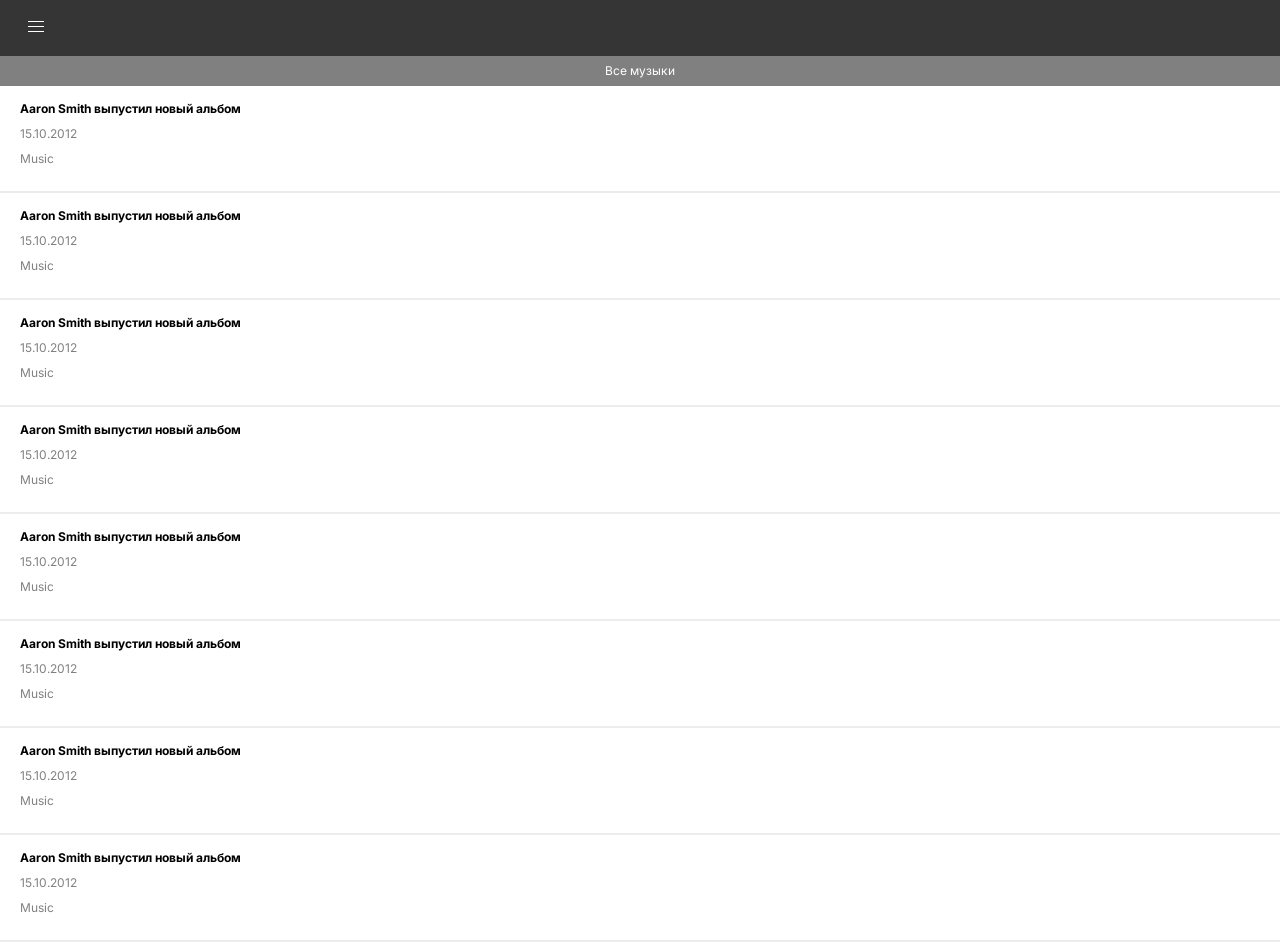
<file: SoundCloud/template/index.html>
<!DOCTYPE html>
<html lang="en">
<head>
    <meta charset="UTF-8">
    <meta name="viewport" content="width=device-width, initial-scale=1.0">
    <title>SoundCloud</title>
    <link rel="stylesheet" href="./css/style.css">
</head>
<body>
    <header class="header">
        <div class="container"> 
            <span class="btn-category"> 
               <img src="./images/menu-btn (1).svg" alt="Menu button" />
            </span>
        </div>
    </header>

    <main>
        <section class="mobile-block">
            <div class="mobile-block__header is-secondary">
                Все музыки
            </div>
            <div class="all-news-block">
                <div class="news-card">
                   <div class="container">
                    <h3 class="news-card__title">Aaron Smith выпустил новый альбом</h3>
                    <span class="news-card__date">15.10.2012</span>
                    <span class="news-card__category">Music</span>
                   </div> 
                </div>
                <div class="news-card">
                    <div class="container">
                     <h3 class="news-card__title">Aaron Smith выпустил новый альбом</h3>
                     <span class="news-card__date">15.10.2012</span>
                     <span class="news-card__category">Music</span>
                    </div> 
                 </div>
                 <div class="news-card">
                    <div class="container">
                     <h3 class="news-card__title">Aaron Smith выпустил новый альбом</h3>
                     <span class="news-card__date">15.10.2012</span>
                     <span class="news-card__category">Music</span>
                    </div> 
                 </div>
                 <div class="news-card">
                    <div class="container">
                     <h3 class="news-card__title">Aaron Smith выпустил новый альбом</h3>
                     <span class="news-card__date">15.10.2012</span>
                     <span class="news-card__category">Music</span>
                    </div> 
                 </div>
                 <div class="news-card">
                    <div class="container">
                     <h3 class="news-card__title">Aaron Smith выпустил новый альбом</h3>
                     <span class="news-card__date">15.10.2012</span>
                     <span class="news-card__category">Music</span>
                    </div> 
                 </div>
                 <div class="news-card">
                    <div class="container">
                     <h3 class="news-card__title">Aaron Smith выпустил новый альбом</h3>
                     <span class="news-card__date">15.10.2012</span>
                     <span class="news-card__category">Music</span>
                    </div> 
                 </div>
                 <div class="news-card">
                    <div class="container">
                     <h3 class="news-card__title">Aaron Smith выпустил новый альбом</h3>
                     <span class="news-card__date">15.10.2012</span>
                     <span class="news-card__category">Music</span>
                    </div> 
                 </div>
                 <div class="news-card">
                    <div class="container">
                     <h3 class="news-card__title">Aaron Smith выпустил новый альбом</h3>
                     <span class="news-card__date">15.10.2012</span>
                     <span class="news-card__category">Music</span>
                    </div> 
                 </div>
            </div>
        </section>
    </main>

</body>
</html>
</file>
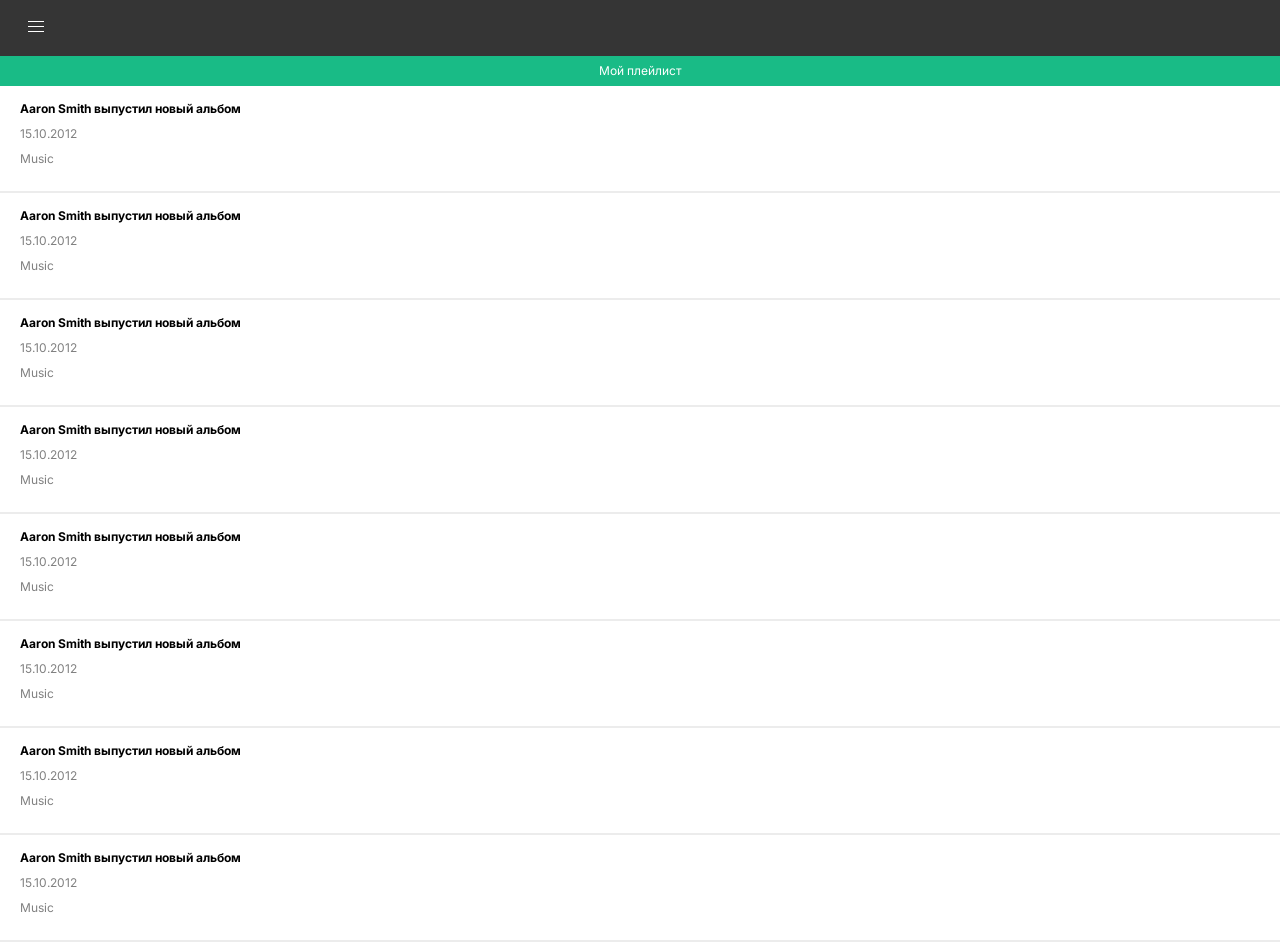
<file: SoundCloud/template/categories.html>
<!DOCTYPE html>
<html lang="en">
<head>
    <meta charset="UTF-8">
    <meta name="viewport" content="width=device-width, initial-scale=1.0">
    <title>SoundCloud</title>
    <link rel="stylesheet" href="./css/style.css">
</head>
<body>
    <header class="header">
        <div class="container"> 
            <span class="btn-category"> 
               <img src="./images/menu-btn (1).svg" alt="Menu button" />
            </span>
        </div>
    </header>

    <main>
        <section class="mobile-block">
            <div class="mobile-block__header is-zelenka">
                Мой плейлист
            </div>
            <div class="all-news-block">
                <div class="news-card">
                   <div class="container">
                    <h3 class="news-card__title">Aaron Smith выпустил новый альбом</h3>
                    <span class="news-card__date">15.10.2012</span>
                    <span class="news-card__category">Music</span>
                   </div> 
                </div>
                <div class="news-card">
                    <div class="container">
                     <h3 class="news-card__title">Aaron Smith выпустил новый альбом</h3>
                     <span class="news-card__date">15.10.2012</span>
                     <span class="news-card__category">Music</span>
                    </div> 
                 </div>
                 <div class="news-card">
                    <div class="container">
                     <h3 class="news-card__title">Aaron Smith выпустил новый альбом</h3>
                     <span class="news-card__date">15.10.2012</span>
                     <span class="news-card__category">Music</span>
                    </div> 
                 </div>
                 <div class="news-card">
                    <div class="container">
                     <h3 class="news-card__title">Aaron Smith выпустил новый альбом</h3>
                     <span class="news-card__date">15.10.2012</span>
                     <span class="news-card__category">Music</span>
                    </div> 
                 </div>
                 <div class="news-card">
                    <div class="container">
                     <h3 class="news-card__title">Aaron Smith выпустил новый альбом</h3>
                     <span class="news-card__date">15.10.2012</span>
                     <span class="news-card__category">Music</span>
                    </div> 
                 </div>
                 <div class="news-card">
                    <div class="container">
                     <h3 class="news-card__title">Aaron Smith выпустил новый альбом</h3>
                     <span class="news-card__date">15.10.2012</span>
                     <span class="news-card__category">Music</span>
                    </div> 
                 </div>
                 <div class="news-card">
                    <div class="container">
                     <h3 class="news-card__title">Aaron Smith выпустил новый альбом</h3>
                     <span class="news-card__date">15.10.2012</span>
                     <span class="news-card__category">Music</span>
                    </div> 
                 </div>
                 <div class="news-card">
                    <div class="container">
                     <h3 class="news-card__title">Aaron Smith выпустил новый альбом</h3>
                     <span class="news-card__date">15.10.2012</span>
                     <span class="news-card__category">Music</span>
                    </div> 
                 </div>
            </div>
        </section>
    </main>

</body>
</html>
</file>
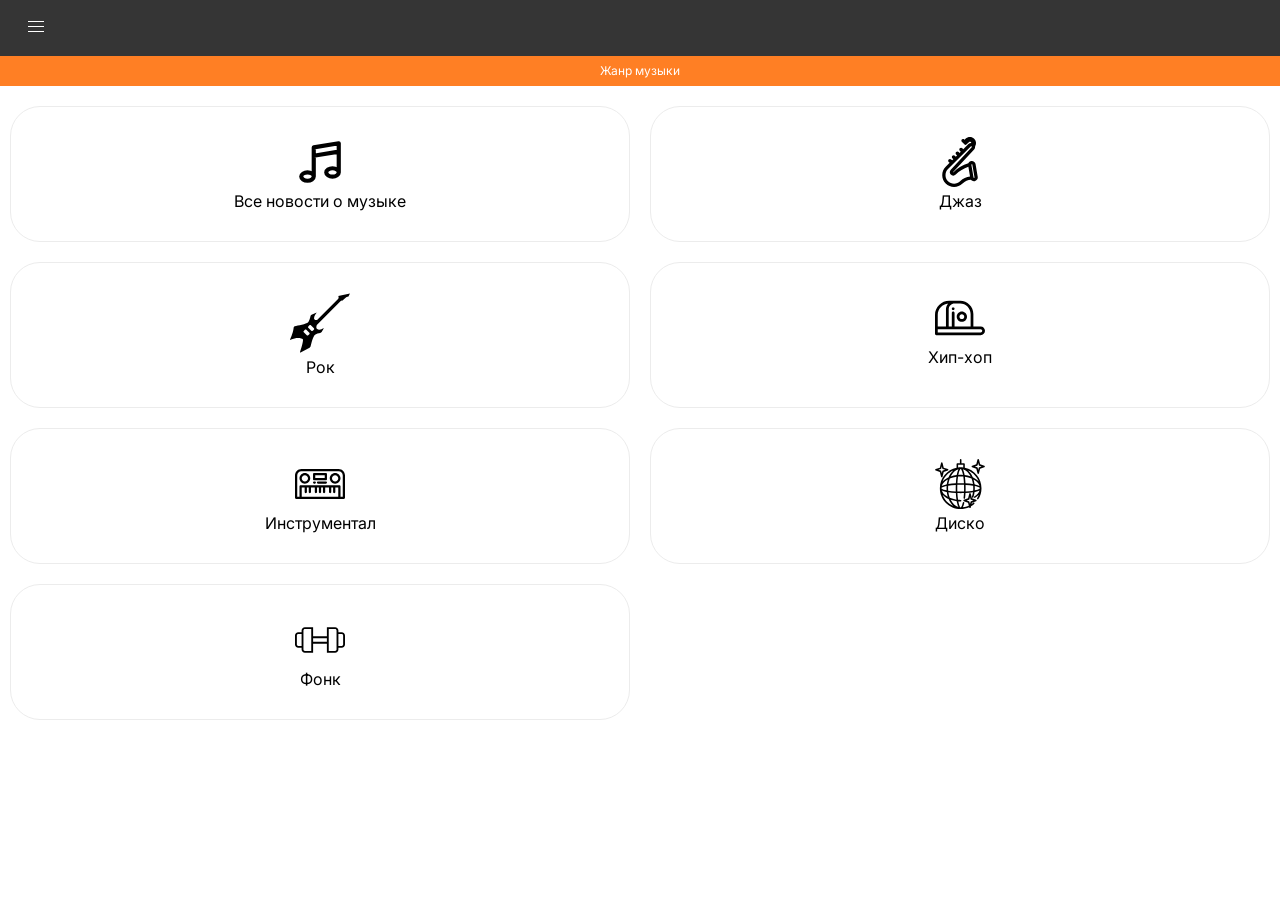
<file: SoundCloud/template/category.html>
<!DOCTYPE html>
<html lang="en">
<head>
    <meta charset="UTF-8">
    <meta name="viewport" content="width=device-width, initial-scale=1.0">
    <title>SoundCloud</title>
    <link rel="stylesheet" href="./css/style.css">
</head>
<body>
    <header class="header">
        <div class="container"> 
            <span class="btn-category"> 
               <img src="./images/menu-btn (1).svg" alt="Menu button" />
            </span>
        </div>
    </header>

    <main>
        <section class="mobile-block">
            <div class="mobile-block__header is-orange">
                Жанр музыки
            </div>
            <div class="container">
               <div class="category-row">
                  <div class="category-item">
                     <img src="./images/categories/music.svg" alt="Music" class=category-item__img" />
                     <span class="category-item__title">Все новости о музыке</span>
                  </div>
                  <div class="category-item">
                     <img src="./images/categories/jazz.svg" alt="Jazz" class=category-item__img" />
                     <span class="category-item__title">Джаз</span>
                  </div>
                  <div class="category-item">
                     <img src="./images/categories/rock.svg" alt="Rock" class=category-item__img" />
                     <span class="category-item__title">Рок</span>
                  </div>
                  <div class="category-item">
                     <img src="./images/categories/hip-hop.svg" alt="Hip-hop" class=category-item__img" />
                     <span class="category-item__title">Хип-хоп</span>
                  </div>
                  <div class="category-item">
                     <img src="./images/categories/electronic.svg" alt="Electronic" class=category-item__img" />
                     <span class="category-item__title">Инструментал</span>
                  </div>
                  <div class="category-item">
                     <img src="./images/categories/disco.svg" alt="Disco" class=category-item__img" />
                     <span class="category-item__title">Диско</span>
                  </div>
                  <div class="category-item">
                     <img src="./images/categories/phonk.svg" alt="Phonk" class=category-item__img" />
                     <span class="category-item__title">Фонк</span>
                  </div>
               </div>
            </div>
         </section>
    </main>

</body>
</html>
</file>
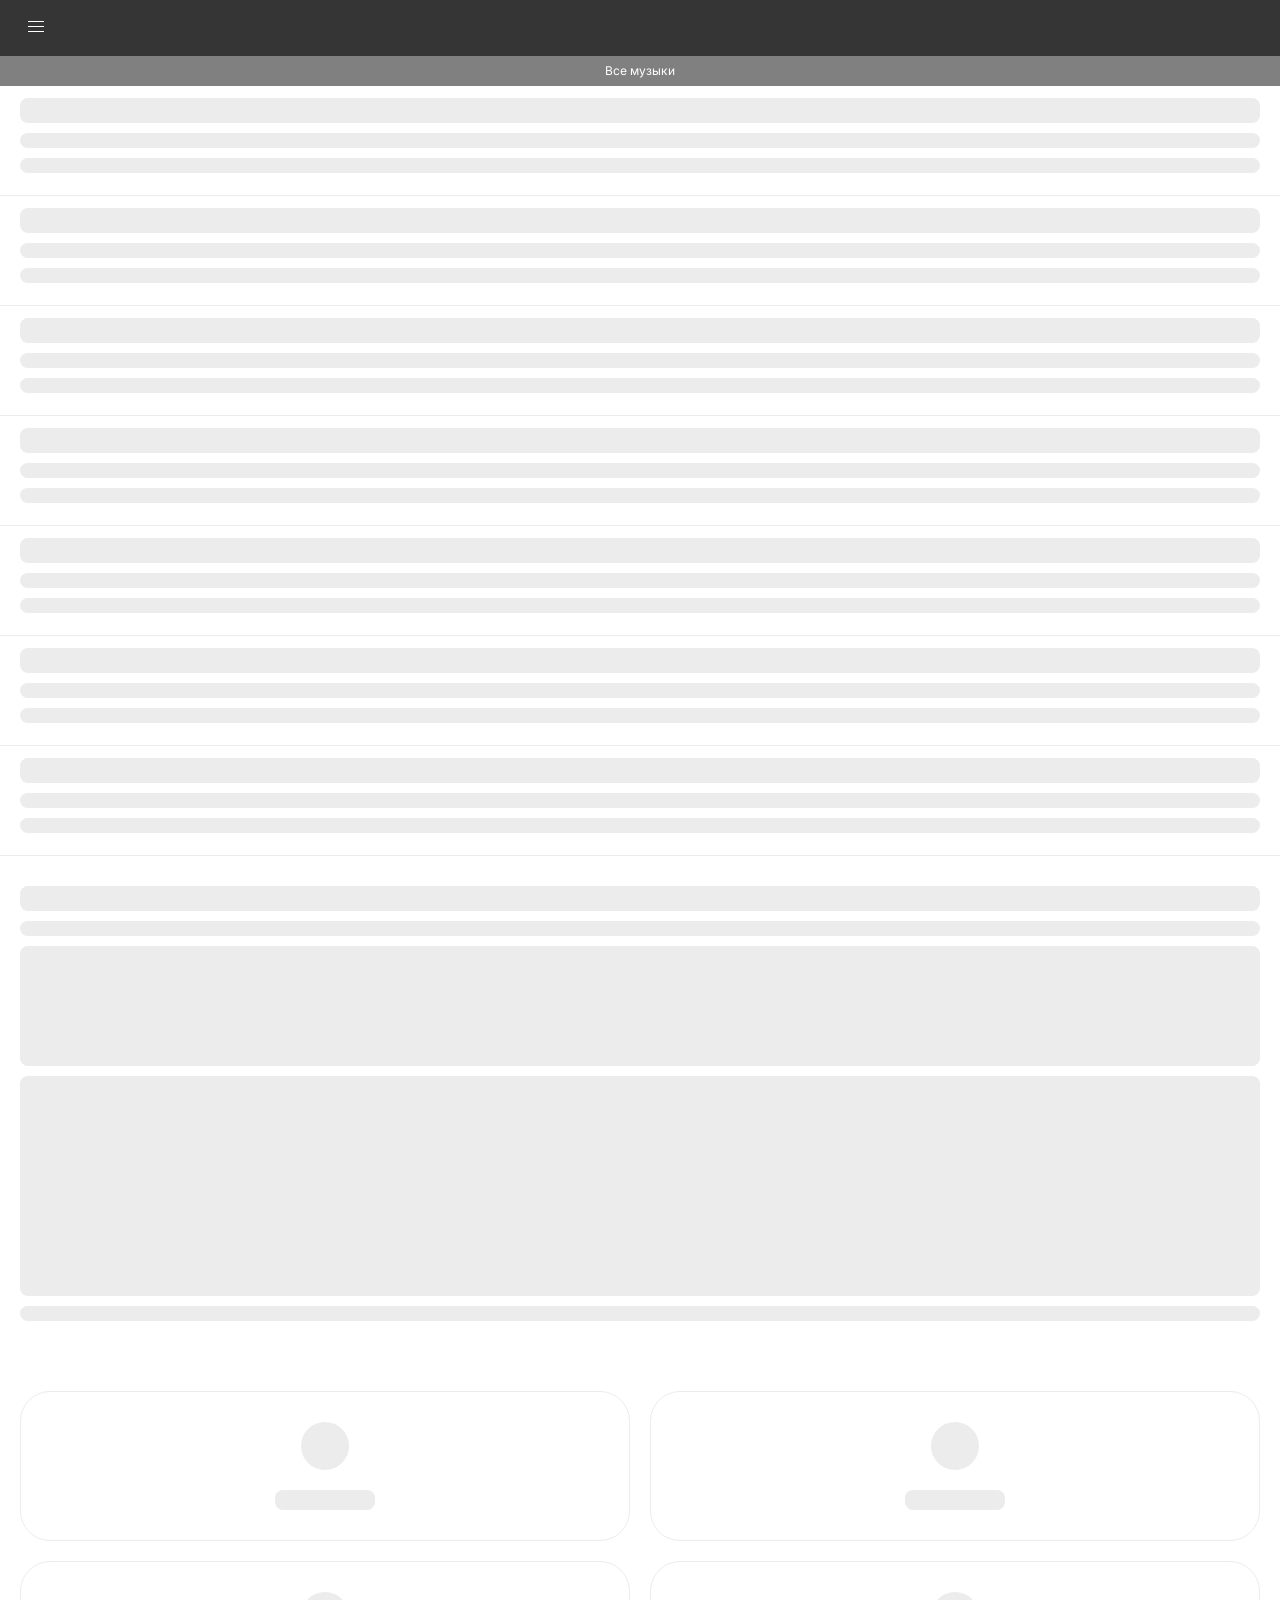
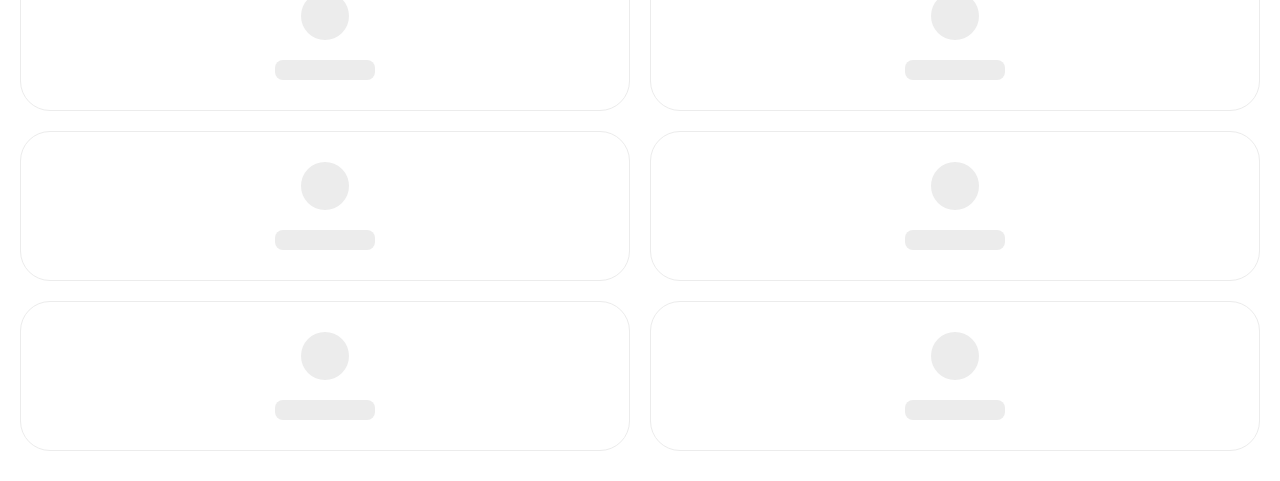
<file: SoundCloud/template/loading.html>
<!DOCTYPE html>
<html lang="en">
<head>
    <meta charset="UTF-8">
    <meta name="viewport" content="width=device-width, initial-scale=1.0">
    <title>SoundCloud</title>
    <link rel="stylesheet" href="./css/style.css">
</head>
<body>
    <header class="header">
        <div class="container"> 
            <span class="btn-category"> 
               <img src="./images/menu-btn (1).svg" alt="Menu button" />
            </span>
        </div>
    </header>

    <main>
        <section class="mobile-block">
            <div class="mobile-block__header is-secondary">
                Все музыки
            </div>
            <div class="loading">
                <div class="loading-card">
                    <div class="container">
                        <div class="skeleton-title"></div>
                        <div class="skeleton-text"></div>
                        <div class="skeleton-text"></div>
                    </div>
                </div>
                <div class="loading-card">
                    <div class="container">
                        <div class="skeleton-title"></div>
                        <div class="skeleton-text"></div>
                        <div class="skeleton-text"></div>
                    </div>
                </div>
                <div class="loading-card">
                    <div class="container">
                        <div class="skeleton-title"></div>
                        <div class="skeleton-text"></div>
                        <div class="skeleton-text"></div>
                    </div>
                </div>
                <div class="loading-card">
                    <div class="container">
                        <div class="skeleton-title"></div>
                        <div class="skeleton-text"></div>
                        <div class="skeleton-text"></div>
                    </div>
                </div>
                <div class="loading-card">
                    <div class="container">
                        <div class="skeleton-title"></div>
                        <div class="skeleton-text"></div>
                        <div class="skeleton-text"></div>
                    </div>
                </div>
                <div class="loading-card">
                    <div class="container">
                        <div class="skeleton-title"></div>
                        <div class="skeleton-text"></div>
                        <div class="skeleton-text"></div>
                    </div>
                </div>
                <div class="loading-card">
                    <div class="container">
                        <div class="skeleton-title"></div>
                        <div class="skeleton-text"></div>
                        <div class="skeleton-text"></div>
                    </div>
                </div>
            </div>
            <div class="loading-detail">
                <div class="container">
                    <div class="skeleton-title"></div>
                    <div class="skeleton-text"></div>
                    <div class="skeleton-big-text"></div>
                    <div class="skeleton-image"></div>
                    <div class="skeleton-text"></div>
                </div>
            </div>
            <div class="container">
                <div class="loading-row">
                    <div class="loading-item">
                        <div class="skeleton-icon"></div>
                        <div class="skeleton-small-text"></div>
                    </div>
                    <div class="loading-item">
                        <div class="skeleton-icon"></div>
                        <div class="skeleton-small-text"></div>
                    </div>
                    <div class="loading-item">
                        <div class="skeleton-icon"></div>
                        <div class="skeleton-small-text"></div>
                    </div>
                    <div class="loading-item">
                        <div class="skeleton-icon"></div>
                        <div class="skeleton-small-text"></div>
                    </div>
                    <div class="loading-item">
                        <div class="skeleton-icon"></div>
                        <div class="skeleton-small-text"></div>
                    </div>
                    <div class="loading-item">
                        <div class="skeleton-icon"></div>
                        <div class="skeleton-small-text"></div>
                    </div>
                    <div class="loading-item">
                        <div class="skeleton-icon"></div>
                        <div class="skeleton-small-text"></div>
                    </div>
                    <div class="loading-item">
                        <div class="skeleton-icon"></div>
                        <div class="skeleton-small-text"></div>
                    </div>
                </div>
            </div>
            
        </section>
    </main>

</body>
</html>
</file>
<file: SoundCloud/template/css/style.css>
@import url('https://fonts.googleapis.com/css2?family=Inter:ital,opsz,wght@0,14..32,100..900;1,14..32,100..900&display=swap');
* {
    padding: 0;
    margin: 0;
    box-sizing: border-box;
    font-family: "Inter", sans-serif;
}
:root {
  --negr: #353535;
  --secondary: #808080;
  --cum: #ffffff;
  --blood: #ff6060;
  --orange: #ff7f24;
  --border: #ececec;
  --zelenka: #19bb86;
  --blacked: #000000;
  --ghost: #cfcfcf;
}



 /*elements*/
 .container {
    margin-left: 20px;
    margin-right: 20px;
 }
 .back-button{
   cursor: pointer;
   background-color: var(--blood);
   color: var(--cum);
   padding: 8px 0;
 }
.back-button img {
   position: relative;
   top: 3px;
   margin-right: 5px;
}
.tag-button{
   cursor: pointer;
   padding: 10px 45px;
   background-color: var(--border);
   color: var(--secondary);
   font-size: 12px;
   border-radius: 5px;
   border: none;
}

 /*components*/
 .header{
    background-color: var(--negr);
    padding: 10px 0;
    width: 100%;
    position: fixed;
 } 
 .mobile-block {
   min-height: 100%;
   padding-top: 55px;
 }
 .btn-category {
    cursor: pointer;
 }
 .mobile-block__header  {
   padding: 8px 0;
   text-align: center;
   font-size: 12px;
   color: var(--cum);
 }
 .is-secondary {
   background-color: var(--secondary);
}
.is-zelenka {
   background-color: var(--zelenka);
}
.is-orange {
   background-color: var(--orange);
}
.news-card{
   cursor: pointer;
   padding: 15px 0;
   border-bottom: 2px solid var(--border);
}
.news-card__title  {
   font-size: 12px;
   margin-bottom: 10px;
}
.news-card__date, .news-card__category{
   display: block;
   margin-bottom: 10px;
   font-size: 12px;
   color: var(--secondary);
}
.post-detail-block {
   padding: 30px 0;
}
.post-detail-block .news-card__title, .post-detail-block .news-card__date{
   margin-bottom: 15px;
}
.description {
   font-size: 12px;
   margin-bottom: 15px;
}
.post-detail{
   width: 100%;
   padding: 22px;
   margin: 22px;
}
.post-detail-block img {
   width: 50%;
   margin: 0 auto;
   display: block;
   border-radius: 10px;
   box-shadow: 0px 5px 10px 2px rgba(34, 60, 80, 0.2) inset;
}



.category-row {
   display: grid;
   grid-template-columns: 50% 50%;
   justify-content: center;
   gap: 20px;
   padding: 20px 0;

   
}
.category-item {
   cursor: pointer;
   border: 1.5px solid var(--border);
   color: var(--blacked);
   padding: 30px;
   text-align: center;
   border-radius: 30px;
   transition: 0.3 ease-in-out;
}
.category-item:hover {
   background-color: var(--border);
   color: var(--secondary);

}
   
.category-item__img, .category-item__title {
   display: block;
}
.category-item__img {
   width: 48px;
   height: 48px;
   margin: 0 auto;
   margin-bottom: 30px;

}


.loading-card {
   padding: 12px 0;
   border-bottom: 1px solid var(--border);
}
.loading-detail {
   padding: 30px 0;
}
.loading-row {
   gap: 20px;
   padding: 30px 0;
   display: grid;
   grid-template-columns: auto auto;
}
.loading-item {
   border: 1.5px solid var(--border);
   padding: 30px;
   border-radius: 30px;
}
.skeleton-icon{
   width: 48px;
   height: 48px;
   border-radius: 50%;
   background-color: var(--border);
   animation: ghost 1s infinite linear;
   margin: 0 auto;
}
.skeleton-small-text {
   margin: 0 auto;
   width: 100px;
   border-radius: 8px;
   height: 20px;
   background-color: var(--border);
   animation: ghost 1s infinite linear;
   margin-top: 20px;
}
.skeleton-title, .skeleton-text, .skeleton-big-text, .skeleton-image {
   width: 100%;
   background-color: var(--border);
   border-radius: 8px;
   animation: ghost 1s infinite linear;
   margin-bottom: 10px;
}
.skeleton-title {
   height: 25px;
}
.skeleton-text {
   height: 15px;
}
.skeleton-big-text{
   height: 120px;
}
.skeleton-image {
   height: 220px;
}
@keyframes ghost {
   0%{
      background-color: var(--border);
   }
   50%{
      background-color: var(--ghost);
   }
   100%{
      background-color: var(--border);
   }
}

.error {
   background-color: var(--blood);
   min-height: 100vh;
   display: flex;
   align-items: center;
   justify-content: center;
   text-align: center;
   color: var(--cum);

}
.error-title {
   font-size: 16px;
   margin-bottom: 10px;
}
.error-description {
    font-size: 12px;
    margin-bottom: 12px;
}
.white-btn {
   border-radius: 10px;
   border: none;
   padding: 10px 45px;
    text-decoration: none;
   background-color: var(--cum);
   color: var(--blood);
}
</file>
